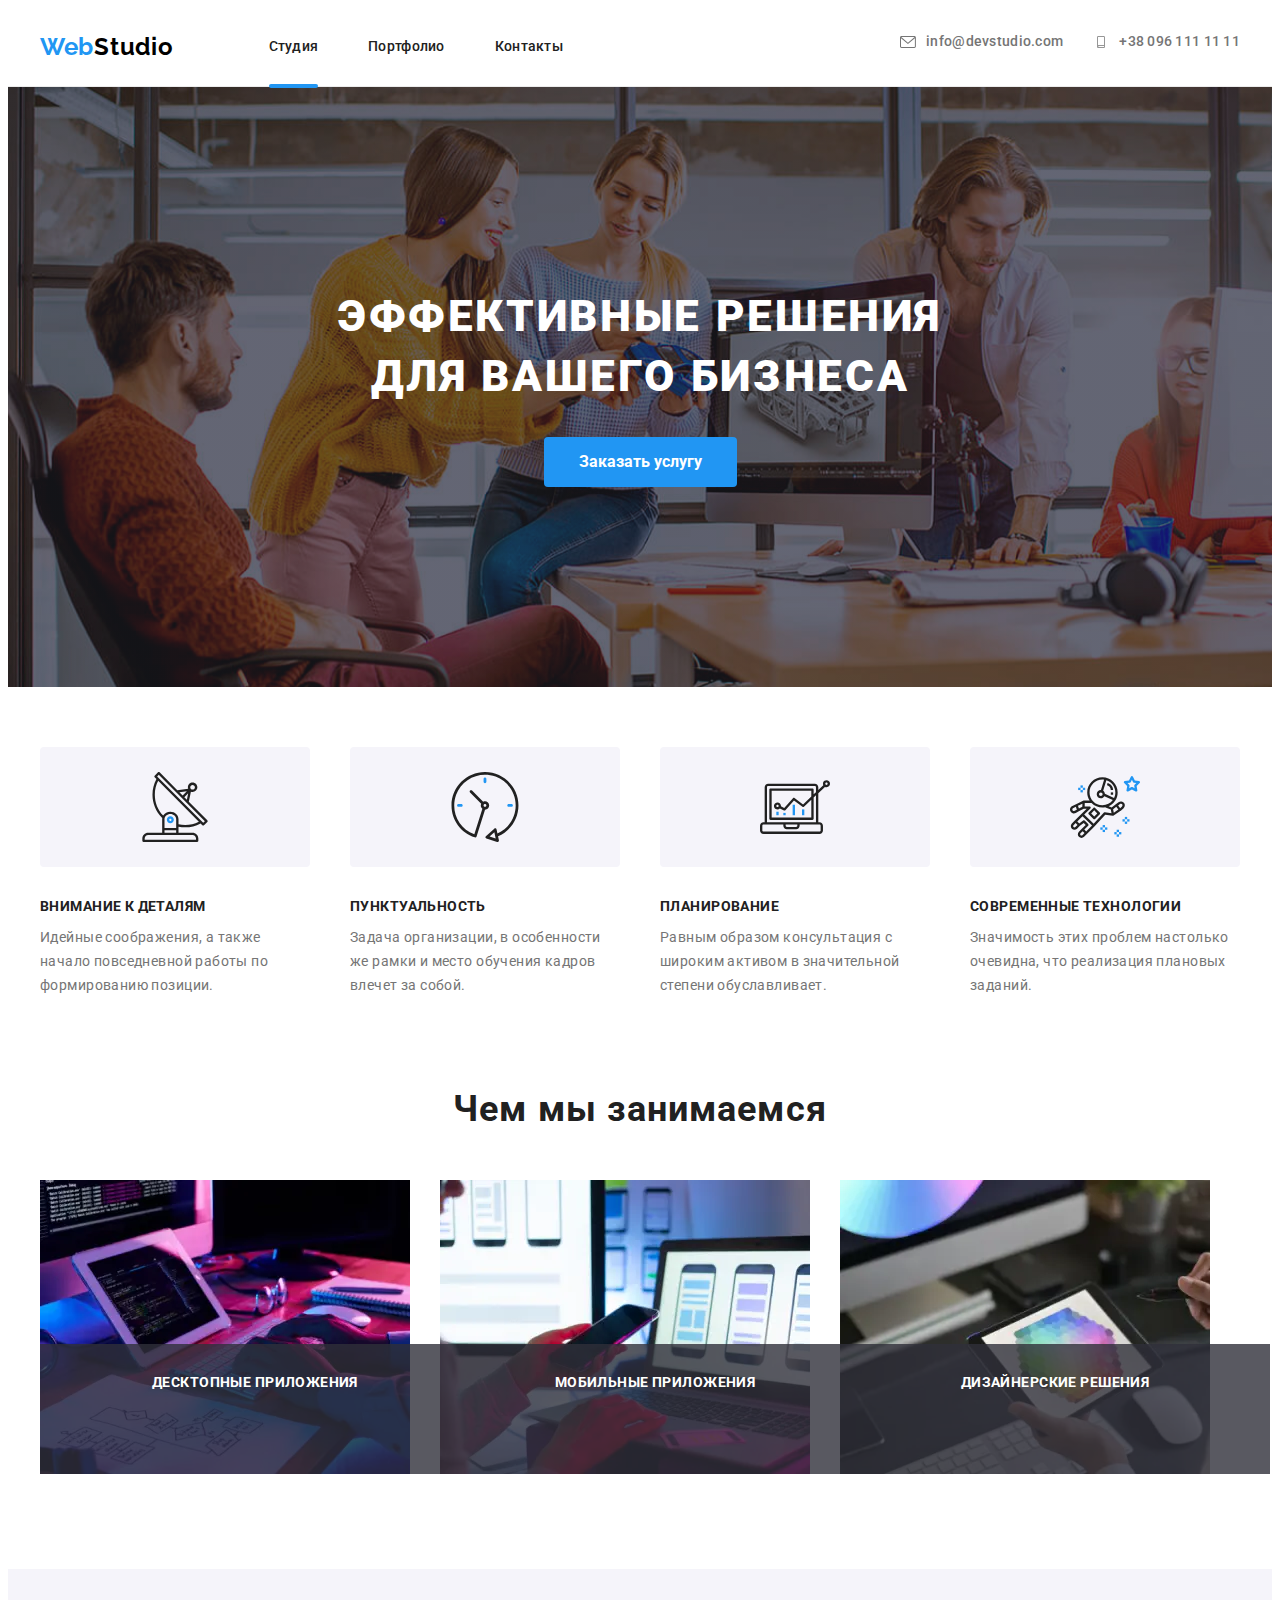
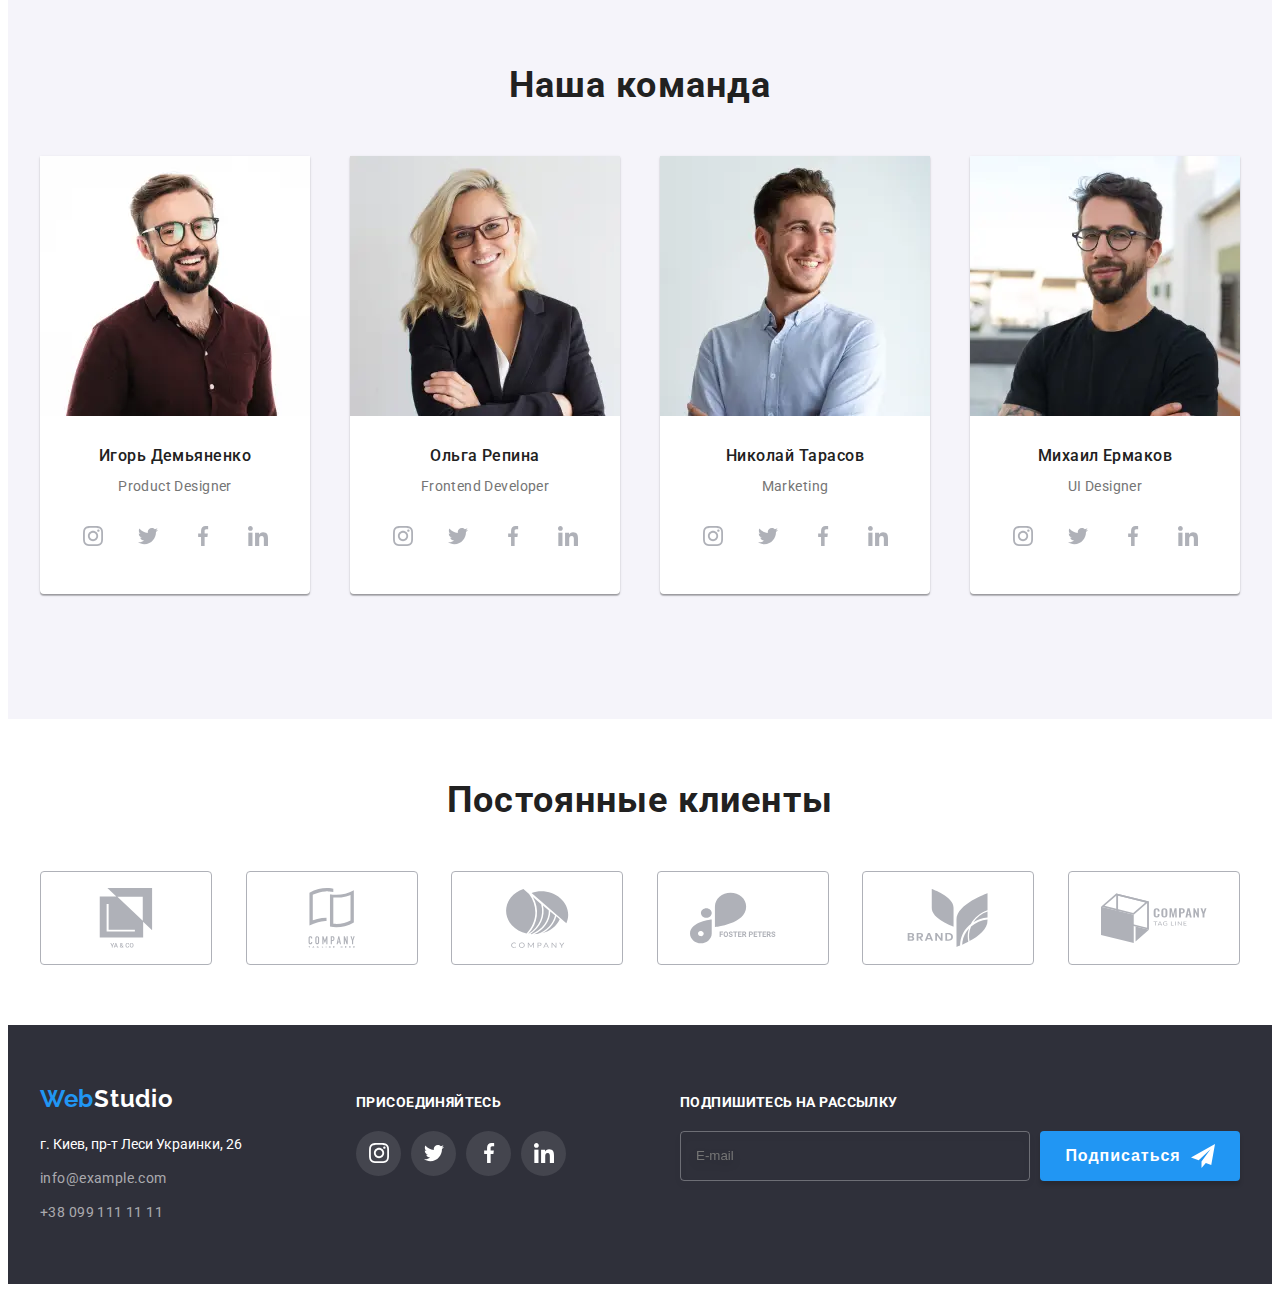
<file: index.html>
<!DOCTYPE html>
<html lang="ru">
<head>
    <meta charset="UTF-8">
    <meta http-equiv="X-UA-Compatible" content="IE=edge">
    <meta name="viewport" content="width=device-width, initial-scale=1.0">
    <link rel="preconnect" href="https://fonts.gstatic.com">
    <link href="https://fonts.googleapis.com/css2?family=Raleway:wght@700&family=Roboto:wght@400;500;700;900&display=swap" rel="stylesheet">
    <link rel="stylesheet" href="https://cdnjs.cloudflare.com/ajax/libs/modern-normalize/1.0.0/modern-normalize.min.css" integrity="sha512-ISS7cAi1PEhQ8jnbJpJZMd29NlhNj4AWYyLOSp2CE/CsHxTCu+r+t0D2yoJudVrd0/8fTVPUVDzY5Tvli75u/g==" crossorigin="anonymous" referrerpolicy="no-referrer">
    <link rel="stylesheet" href="./css/main.min.css">
    <title>Homework8</title>
</head>
<body>
    <!--Header-->
    <header class="header">
        <div class="container header__container">
        <nav class="nav">
                <a class="main-link" href="index.html" target="_blank" rel="noopener noreferrer"><span class="slice-logo">Web</span>Studio</a>
                <button type="button" class="nav__burger" data-menu-button>
                    <svg class="nav__burger__icon">
                        <use href="./image/sprite.svg#burger"></use>
                    </svg>
                </button>
                <ul class="header-nav-list list">
                    <li class="header-nav-list-item ">
                        <a class="header-nav-list-link studio-after link" href="./index.html">Студия</a>
                    </li>
                    <li class="header-nav-list-item">
                        <a class="header-nav-list-link link" href="./portfolio.html">Портфолио</a>
                    </li>
                    <li class="header-nav-list-item">
                        <a class="header-nav-list-link link" href="">Контакты</a>
                    </li>
                </ul>
        </nav>
        <ul class="header-list list">
            <li class="header-list-item">
                <a class="header-list-link link" href="mailto:info@devstudio.com">
                    <svg class="header-icon">
                        <use href="./image/sprite.svg#icon-mail"></use>
                    </svg>
                    info@devstudio.com
                </a>
            </li>
            <li class="header-list-item">
                <a class="header-list-link link" href="tel:+380961111111">
                    <svg class="header-icon">
                        <use href="./image/sprite.svg#icon-smartphone"></use>
                    </svg>
                    +38 096 111 11 11
                </a>
            </li>
        </ul>
        </div>
        <div class="mobile-menu" data-menu>
            <button class="mobile-menu__close-button" type="button" data-menu-close>
                <svg class="mobile-menu__close-button-icon">
                    <use href="./image/sprite.svg#icon-modal-close"></use>
                </svg>
            </button>
            <ul class="mobile-menu__nav-list list">
                <li class="mobile-menu__nav-item">
                    <a class="mobile-menu__nav-link link active-page-mobile" href="./index.html">Студия</a>
                </li>
                <li class="mobile-menu__nav-item">
                    <a class="mobile-menu__nav-link link" href="./portfolio.html">Портфолио</a>
                </li>
                <li class="mobile-menu__nav-item">
                    <a class="mobile-menu__nav-link link" href="#">Контакты</a>
                </li>
            </ul>
            <div>
                <ul class="mobile-menu__contacts-list list">
                    <li class="mobile-menu__contacts-item">
                        <a class="mobile-menu__contacts-tel link" href="tel:+380961111111">+38 096 111 11 11</a>
                    </li>
                    <li class="mobile-menu__contacts-item">
                        <a class="mobile-menu__contacts-link link" href="mailto:info@devstudio.com">info@devstudio.com</a>
                    </li>
                </ul>
                <ul class="mobile-menu__social-list list">
                    <li class="mobile-menu__social-item">
                        <a class="mobile-menu__social-link link" href="#">Instagram</a>
                    </li>
                    <li class="mobile-menu__social-item">
                        <a class="mobile-menu__social-link link" href="#">Twitter</a>
                    </li>
                    <li class="mobile-menu__social-item">
                        <a class="mobile-menu__social-link link" href="#">Facebook</a>
                    </li>
                    <li class="mobile-menu__social-item">
                        <a class="mobile-menu__social-link link" href="#">LinkedIn</a>
                    </li>
                </ul>
            </div>
        </div>
    </header>
    <main>
        <!--Hero section-->
        <section class="hero">
            <div class="container">
            <h1 class="hero__title">Эффективные решения для вашего бизнеса</h1>
            <button class="hero__btn" type="button" data-modal-open>Заказать услугу</button>
            </div>
        </section>
        <!--Skills section-->
        <section class="skills">
            <div class="container">
            <h2 class="visually-hidden">Навыки</h2>
            <ul class="skills-list list">
                <li class="skills-list-item">
                    <div class="container-skills">
                        <svg class="container-skills__icon">
                            <use href="./image/sprite.svg#icon-antenna-1"></use>
                        </svg>
                    </div>
                    <h3 class="skills-list-title">Внимание к деталям</h3>
                    <p class="description">Идейные соображения, а также начало повседневной работы по формированию позиции. </p>
                </li>
                <li class="skills-list-item">
                    <div class="container-skills">
                        <svg class="container-skills__icon">
                            <use href="./image/sprite.svg#icon-clock-1"></use>
                        </svg>
                    </div>
                    <h3 class="skills-list-title">Пунктуальность</h3>
                    <p class="description">Задача организации, в особенности же рамки и место обучения кадров влечет за собой.</p>
                </li>
                <li class="skills-list-item">
                    <div class="container-skills">
                        <svg class="container-skills__icon">
                            <use href="./image/sprite.svg#icon-diagram-1"></use>
                        </svg>
                    </div>
                    <h3 class="skills-list-title">Планирование</h3>
                    <p class="description">Равным образом консультация с широким активом в значительной степени обуславливает.</p>
                </li>
                <li class="skills-list-item">
                    <div class="container-skills">
                        <svg class="container-skills__icon">
                            <use href="./image/sprite.svg#icon-astronaut-1"></use>
                        </svg>
                    </div>
                    <h3 class="skills-list-title">Современные технологии</h3>
                    <p class="description">Значимость этих проблем настолько очевидна, что реализация плановых заданий.</p>
                </li>
            </ul>
            </div>
        </section>
        <!--Employment section-->
        <section class="employment">
            <div class="container">
            <h2 class="section-title">Чем мы занимаемся</h2>
            <ul class="employment-list list">
                <li class="employment-list-item">
                    <div class="conteiner-employment-list-item">
                        <picture>
                            <source
                            srcset="./image/employment/work1x1.webp 1x, ./image/employment/work1x2.webp 2x" 
                            media="(min-width: 1200px)" type="image/webp">
                            <source
                            srcset="./image/employment/work1x1.png 1x, ./image/employment/work1x2.png 2x" 
                            media="(min-width: 1200px)">
                            <img class="employment-list-img" src="./employment/work1x1.png" alt="work1">
                        </picture>
                        <p class="title-employment-img">
                            Десктопные приложения
                        </p>
                    </div>
                </li>
                <li class="employment-list-item">
                    <div class="conteiner-employment-list-item">
                        <picture>
                            <source
                            srcset="./image/employment/work2x1.webp 1x, ./image/employment/work2x2.webp 2x" 
                            media="(min-width: 1200px)" type="image/webp">
                            <source
                            srcset="./image/employment/work2x1.png 1x, ./image/employment/work2x2.png 2x" 
                            media="(min-width: 1200px)">
                            <img class="employment-list-img" src="./employment/work2x1.png" alt="work2">
                        </picture>
                        <p class="title-employment-img">
                            Мобильные приложения
                        </p>
                    </div>
                </li>
                <li class="employment-list-item">
                    <div class="conteiner-employment-list-item">
                        <picture>
                            <source
                            srcset="./image/employment/work3x1.webp 1x, ./image/employment/work3x2.webp 2x" 
                            media="(min-width: 1200px)" type="image/webp">
                            <source
                            srcset="./image/employment/work3x1.png 1x, ./image/employment/work3x2.png 2x" 
                            media="(min-width: 1200px)">
                            <img class="employment-list-img" src="./image/employment/work3x1.png" alt="work3">
                        </picture>
                        <p class="title-employment-img">
                            Дизайнерские решения
                        </p>
                    </div>
                </li>
            </ul>
            </div>
        </section>
        <!--Team section-->
        <section class="team">
            <div class="container">
            <h2 class="section-title">Наша команда</h2>
            <ul class="team-list list">
                <li class="team-list-item">
                    <picture>
                        <source
                        srcset="./image/team/participant1x1.webp 1x, ./image/team/participant1x2.webp 2x" 
                        media="(min-width: 1200px)" type="image/webp">
                        <source
                        srcset="./image/team/participant1x1.jpg 1x, ./image/team/participant1x2.jpg 2x" 
                        media="(min-width: 1200px)">
                        <source
                        srcset="./image/team/tablet-participant1x1.webp 1x, ./image/team/tablet-participant1x2.webp 2x" 
                        media="(min-width: 768px)" type="image/webp">
                        <source
                        srcset="./image/team/tablet-participant1x1.jpg 1x, ./image/team/tablet-participant1x2.jpg 2x" 
                        media="(min-width: 768px)">
                        <source
                        srcset="./image/team/mobile-participant1x1.webp 1x, ./image/team/mobile-participant1x2.webp 2x" 
                        media="(max-width: 768px)" type="image/webp">
                        <source
                        srcset="./image/team/mobile-participant1x1.jpg 1x, ./image/team/mobile-participant1x2.jpg 2x" 
                        media="(max-width: 768px)">
                        <img class="team-list-img" src="./image/team/mobile-participant1x1.jpg" alt="participant1">
                    </picture>
                    <h3 class="team-list-name">Игорь Демьяненко</h3>
                    <p class="description description-proffeshion" lang="en">Product Designer</p>
                    <div class="container-social-link">
                        <a class="social-link networks-container" href="#">
                            <svg class="social-link-icon">
                                <use href="./image/sprite.svg#icon-instagram"></use>
                            </svg>
                        </a>
                        <a class="social-link networks-container" href="#">
                            <svg class="social-link-icon">
                                <use href="./image/sprite.svg#icon-twitter"></use>
                            </svg>
                        </a>
                        <a class="social-link networks-container" href="#">
                            <svg class="social-link-icon">
                                <use href="./image/sprite.svg#icon-facebook"></use>
                            </svg>
                        </a>
                        <a networks-container class="social-link networks-container" href="#">
                            <svg class="social-link-icon">
                                <use href="./image/sprite.svg#icon-linkedin"></use>
                            </svg>
                        </a>
                    </div>
                </li>
                <li class="team-list-item">
                    <picture>
                        <source
                        srcset="./image/team/participant2x1.webp 1x, ./image/team/participant2x2.webp 2x" 
                        media="(min-width: 1200px)" type="image/webp">
                        <source
                        srcset="./image/team/participant2x1.jpg 1x, ./image/team/participant2x2.jpg 2x" 
                        media="(min-width: 1200px)">
                        <source
                        srcset="./image/team/tablet-participant2x1.webp 1x, ./image/team/tablet-participant2x2.webp 2x" 
                        media="(min-width: 768px)" type="image/webp">
                        <source
                        srcset="./image/team/tablet-participant2x1.jpg 1x, ./image/team/tablet-participant2x2.jpg 2x" 
                        media="(min-width: 768px)">
                        <source
                        srcset="./image/team/mobile-participant2x1.webp 1x, ./image/team/mobile-participant2x2.webp 2x" 
                        media="(max-width: 768px)" type="image/webp">
                        <source
                        srcset="./image/team/mobile-participant2x1.jpg 1x, ./image/team/mobile-participant2x2.jpg 2x" 
                        media="(max-width: 768px)">
                        <img class="team-list-img" src="./image/team/mobile-participant2x1.jpg" alt="participant2">
                    </picture>
                    <h3 class="team-list-name">Ольга Репина</h3>
                    <p class="description description-proffeshion" lang="en">Frontend Developer</p>
                    <div class="container-social-link">
                        <a class="social-link link networks-container" href="#">
                            <svg class="social-link-icon">
                                <use href="./image/sprite.svg#icon-instagram"></use>
                            </svg>
                        </a>
                        <a class="social-link link networks-container" href="#">
                            <svg class="social-link-icon">
                                <use href="./image/sprite.svg#icon-twitter"></use>
                            </svg>
                        </a>
                        <a class="social-link link networks-container" href="#">
                            <svg class="social-link-icon">
                                <use href="./image/sprite.svg#icon-facebook"></use>
                            </svg>
                        </a>
                        <a class="social-link link networks-container" href="#">
                            <svg class="social-link-icon">
                                <use href="./image/sprite.svg#icon-linkedin"></use>
                            </svg>
                        </a>
                    </div>
                </li>
                <li class="team-list-item">
                    <picture>
                        <source
                        srcset="./image/team/participant3x1.webp 1x, ./image/team/participant3x2.webp 2x" 
                        media="(min-width: 1200px)" type="image/webp">
                        <source
                        srcset="./image/team/participant3x1.jpg 1x, ./image/team/participant3x2.jpg 2x" 
                        media="(min-width: 1200px)">
                        <source
                        srcset="./image/team/tablet-participant3x1.webp 1x, ./image/team/tablet-participant3x2.webp 2x" 
                        media="(min-width: 768px)" type="image/webp">
                        <source
                        srcset="./image/team/tablet-participant3x1.jpg 1x, ./image/team/tablet-participant3x2.jpg 2x" 
                        media="(min-width: 768px)">
                        <source
                        srcset="./image/team/mobile-participant3x1.webp 1x, ./image/team/mobile-participant3x2.webp 2x" 
                        media="(max-width: 768px)" type="image/webp">
                        <source
                        srcset="./image/team/mobile-participant3x1.jpg 1x, ./image/team/mobile-participant3x2.jpg 2x" 
                        media="(max-width: 768px)">
                        <img class="team-list-img" src="./image/team/mobile-participant3x1.jpg" alt="participant3">
                    </picture>
                    <h3 class="team-list-name">Николай Тарасов</h3>
                    <p class="description description-proffeshion" lang="en">Marketing</p>
                    <div class="container-social-link">
                        <a class="social-link link networks-container" href="#">
                            <svg class="social-link-icon">
                                <use href="./image/sprite.svg#icon-instagram"></use>
                            </svg>
                        </a>
                        <a class="social-link link networks-container" href="#">
                            <svg class="social-link-icon">
                                <use href="./image/sprite.svg#icon-twitter"></use>
                            </svg>
                        </a>
                        <a class="social-link link networks-container" href="#">
                            <svg class="social-link-icon">
                                <use href="./image/sprite.svg#icon-facebook"></use>
                            </svg>
                        </a>
                        <a class="social-link link networks-container" href="#">
                            <svg class="social-link-icon">
                                <use href="./image/sprite.svg#icon-linkedin"></use>
                            </svg>
                        </a>
                    </div>
                </li>
                <li class="team-list-item">
                    <picture>
                        <source
                        srcset="./image/team/participant4x1.webp 1x, ./image/team/participant4x2.webp 2x" 
                        media="(min-width: 1200px)" type="image/webp">
                        <source
                        srcset="./image/team/participant4x1.jpg 1x, ./image/team/participant4x2.jpg 2x" 
                        media="(min-width: 1200px)">
                        <source
                        srcset="./image/team/tablet-participant4x1.webp 1x, ./image/team/tablet-participant4x2.webp 2x" 
                        media="(min-width: 768px)" type="image/webp">
                        <source
                        srcset="./image/team/tablet-participant4x1.jpg 1x, ./image/team/tablet-participant4x2.jpg 2x" 
                        media="(min-width: 768px)">
                        <source
                        srcset="./image/team/mobile-participant4x1.webp 1x, ./image/team/mobile-participant4x2.webp 2x" 
                        media="(max-width: 768px)" type="image/webp">
                        <source
                        srcset="./image/team/mobile-participant4x1.jpg 1x, ./image/team/mobile-participant4x2.jpg 2x" 
                        media="(max-width: 768px)">
                        <img class="team-list-img" src="./image/team/mobile-participant4x1.jpg" alt="participant4">
                    </picture>
                    <h3 class="team-list-name">Михаил Ермаков</h3>
                    <p class="description description-proffeshion" lang="en">UI Designer</p>
                    <div class="container-social-link">
                        <a class="social-link link networks-container" href="#">
                            <svg class="social-link-icon">
                                <use href="./image/sprite.svg#icon-instagram"></use>
                            </svg>
                        </a>
                        <a class="social-link link networks-container" href="#">
                            <svg class="social-link-icon">
                                <use href="./image/sprite.svg#icon-twitter"></use>
                            </svg>
                        </a>
                        <a class="social-link link networks-container" href="#">
                            <svg class="social-link-icon">
                                <use href="./image/sprite.svg#icon-facebook"></use>
                            </svg>
                        </a>
                        <a class="social-link link networks-container" href="#">
                            <svg class="social-link-icon">
                                <use href="./image/sprite.svg#icon-linkedin"></use>
                            </svg>
                        </a>
                    </div>
                </li>
            </ul>
            </div>
        </section>
        <!--Regular costumers section-->
        <section class="costumers">
            <div class="container">
            <h2 class="section-title">Постоянные клиенты</h2>
            <ul class="customers-list list">
                <li class="customers-list-item">
                    <a class="company-container link" href="#">
                        <svg class="company-icon-svg">
                            <use href="./image/sprite.svg#icon-company-1"></use>
                        </svg>
                    </a>
                </li>
                <li class="customers-list-item">
                    <a class="company-container link" href="#">
                        <svg class="company-icon-svg">
                            <use href="./image/sprite.svg#icon-company-2"></use>
                        </svg>
                    </a>
                </li>
                <li class="customers-list-item">
                    <a class="company-container link" href="#">
                        <svg class="company-icon-svg">
                            <use href="./image/sprite.svg#icon-company-3"></use>
                        </svg>
                    </a>
                </li>
                <li class="customers-list-item">
                    <a class="company-container link" href="#">
                        <svg class="company-icon-svg">
                            <use href="./image/sprite.svg#icon-company-4"></use>
                        </svg>
                    </a>
                </li>
                <li class="customers-list-item">
                    <a class="company-container link" href="#">
                        <svg class="company-icon-svg">
                            <use href="./image/sprite.svg#icon-company-5"></use>
                        </svg>
                    </a>
                </li>
                <li class="customers-list-item">
                    <a class="company-container link" href="#">
                        <svg class="company-icon-svg">
                            <use href="./image/sprite.svg#icon-company-6"></use>
                        </svg>
                    </a>
                </li>
            </ul>
            </div>
        </section>
    </main>
    <!--Footer-->
    <footer class="footer">
            <div class="container footer-container">
                <div class="contact-inform">
                <h2 class="visually-hidden">Контакты</h2>
                <a class="main-link footer-main-link" href="index.html" target="_blank" rel="noopener noreferrer"><span class="slice-logo">Web</span><span class="second-slice">Studio</span></a>
                <address class="address">
                    <ul class="address-list list">
                        <li class="address-list-item">
                            <a class="address-list-map link" href="https://goo.gl/maps/zjP7LFx5Mfz4ZJ1J9" target="_blank" rel="noopener noreferrer">г. Киев, пр-т Леси Украинки, 26</a>
                        </li>
                        <li class="address-list-item">
                            <a class="address-list-contact link" href="mailto:info@example.com">info@example.com</a>
                        </li>
                        <li class="address-list-item">
                            <a class="address-list-contact link" href="tel:+380991111111">+38 099 111 11 11</a>
                        </li>
                    </ul>
                </address>
                </div>
                <div class="contact-social-networks">
                    <p class="title-social-networks">присоединяйтесь</p>
                        <div class="container-footer-social-networks">
                        <a class="footer-social-networks networks-container link" href="#">
                            <svg class="footer-social-networks-icon">
                                <use href="./image/sprite.svg#icon-instagram"></use>
                            </svg>
                        </a>
                        <a class="footer-social-networks networks-container link" href="#">
                            <svg class="footer-social-networks-icon">
                                <use href="./image/sprite.svg#icon-twitter"></use>
                            </svg>
                        </a>
                        <a class="footer-social-networks networks-container link" href="#">
                            <svg class="footer-social-networks-icon">
                                <use href="./image/sprite.svg#icon-facebook"></use>
                            </svg>
                        </a>
                        <a class="footer-social-networks networks-container link" href="#">
                            <svg class="footer-social-networks-icon">
                                <use href="./image/sprite.svg#icon-linkedin"></use>
                            </svg>
                        </a>
                    </div>
                </div>
                <div class="footer-subscribe-form">
                    <p class="title-social-networks">Подпишитесь на рассылку</p>
                    <form class="fotter-form" method="GET">
                        <input class="fotter-modal-mail" name="user-email" type="email" placeholder="E-mail">
                        <button type="submit" class="form-btn">Подписаться
                            <svg class="form-btn-icon">
                                <use href="./image/sprite.svg#icon-fotter-btn"></use>
                            </svg>
                        </button>
                    </form>
                </div>
            </div>       
    </footer>
    <!--Modal window-->
        <div class="backdrop is-hidden" data-modal>
        <div class="modal-window">
            <button type="button" class="close-btn" data-modal-close>
                <svg class="close-icon">
                    <use href="./image/sprite.svg#icon-modal-close"></use>
                </svg>
            </button>
            <form action="#" class="modal-form">
                <p class="modal-tittle">Оставьте свои данные, мы вам перезвоним</p>
                <label class="modal-form-field">
                    Имя
                    <span class="container-icon">
                        <input name="user-name" type="text" class="modal-form-input" minlength="2" required placeholder="Andrii">
                        <svg class="input-icon">
                            <use href="./image/sprite.svg#icon-modal-name"></use>
                        </svg>
                    </span>
                </label>
                <label class="modal-form-field">
                    Телефон
                    <span class="container-icon">
                        <input name="user-phone" type="tel" class="modal-form-input"
                        pattern="[0-9]{3}-[0-9]{3}-[0-9]{2}-[0-9]{2}" title="067-111-11-11" required placeholder="067-111-11-11">
                        <svg class="input-icon">
                            <use href="./image/sprite.svg#icon-modal-phone"></use>
                        </svg>
                    </span>
                </label>
                <label class="modal-form-field">
                    Почта
                    <span class="container-icon">
                        <input name="user-email" type="email" class="modal-form-input" required placeholder="test@gmail.com">
                        <svg class="input-icon">
                            <use href="./image/sprite.svg#icon-modal-email"></use>
                        </svg>
                    </span>
                </label>
                <label class="modal-form-field">
                    Комментарий
                    <textarea class="modal-form-message" name="user-message"  placeholder="Введите текст"></textarea>
                </label>
                <input name="checkbox-policy" type="checkbox" class="modal-form-checkbox visually-hidden"  id="checkbox-policy" required>
                <label class="modal-form-checkbox-policy" for="checkbox-policy" >Соглашаюсь с рассылкой и принимаю <a class="modal-form-policy-link" href="#">Условия договора</a></label>
                <button type="submit" class="modal-form-btn">Отправить</button>
            </form>
        </div>
    </div>
    <script src="./js/modal.js"></script>
    <script src="./js/mobile-menu.js"></script>
</body>
</html>
</file>
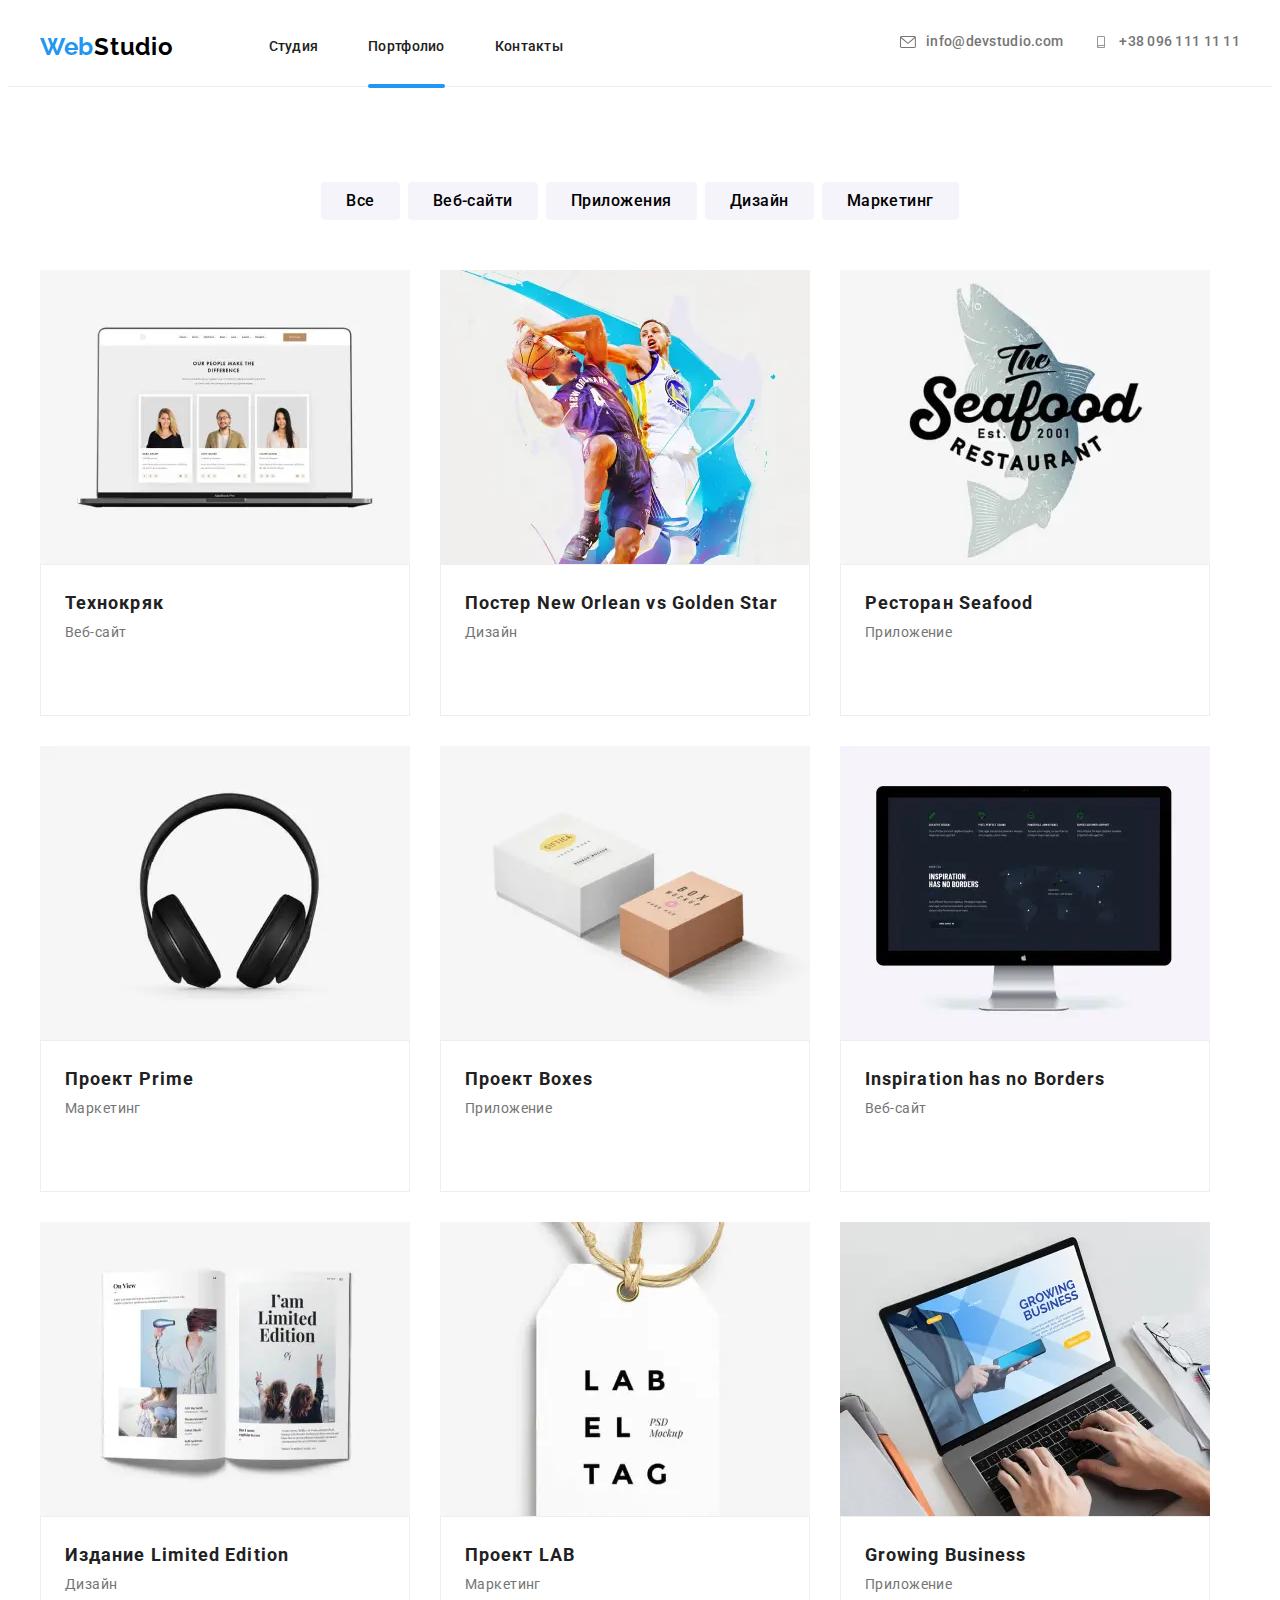
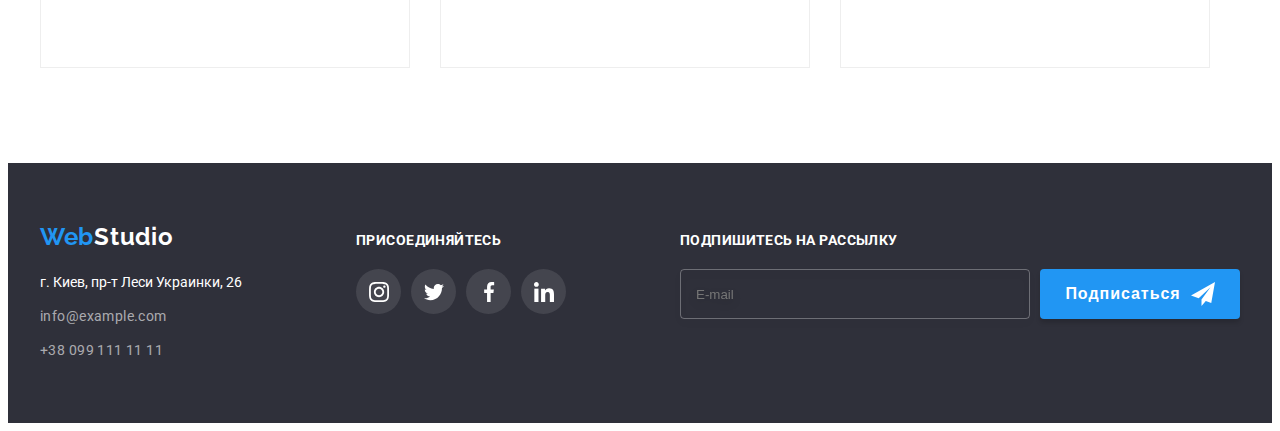
<file: portfolio.html>
<!DOCTYPE html>
<html lang="en">
<head>
    <meta charset="UTF-8">
    <meta http-equiv="X-UA-Compatible" content="IE=edge">
    <meta name="viewport" content="width=device-width, initial-scale=1.0">
    <link rel="preconnect" href="https://fonts.gstatic.com">
    <link href="https://fonts.googleapis.com/css2?family=Raleway:wght@700&family=Roboto:wght@400;500;700;900&display=swap" rel="stylesheet">
    <link rel="stylesheet" href="https://cdnjs.cloudflare.com/ajax/libs/modern-normalize/1.0.0/modern-normalize.min.css" integrity="sha512-ISS7cAi1PEhQ8jnbJpJZMd29NlhNj4AWYyLOSp2CE/CsHxTCu+r+t0D2yoJudVrd0/8fTVPUVDzY5Tvli75u/g==" crossorigin="anonymous" referrerpolicy="no-referrer">
    <link rel="stylesheet" href="./css/main.min.css">
    <title>Portfolio</title>
</head>
<body>
    <header class="header">
        <div class="container header__container">
        <nav class="nav">
                <a class="main-link" href="index.html" target="_blank" rel="noopener noreferrer"><span class="slice-logo">Web</span>Studio</a>
                <button type="button" class="nav__burger" data-menu-button>
                    <svg class="nav__burger__icon">
                        <use href="./image/sprite.svg#burger"></use>
                    </svg>
                </button>
                <ul class="header-nav-list list">
                    <li class="header-nav-list-item ">
                        <a class="header-nav-list-link link" href="./index.html">Студия</a>
                    </li>
                    <li class="header-nav-list-item">
                        <a class="header-nav-list-link studio-after link" href="./portfolio.html">Портфолио</a>
                    </li>
                    <li class="header-nav-list-item">
                        <a class="header-nav-list-link link" href="">Контакты</a>
                    </li>
                </ul>
        </nav>
        <ul class="header-list list">
            <li class="header-list-item">
                <a class="header-list-link link" href="mailto:info@devstudio.com">
                    <svg class="header-icon">
                        <use href="./image/sprite.svg#icon-mail"></use>
                    </svg>
                    info@devstudio.com
                </a>
            </li>
            <li class="header-list-item">
                <a class="header-list-link link" href="tel:+380961111111">
                    <svg class="header-icon">
                        <use href="./image/sprite.svg#icon-smartphone"></use>
                    </svg>
                    +38 096 111 11 11
                </a>
            </li>
        </ul>
        </div>
        <div class="mobile-menu" data-menu>
            <button class="mobile-menu__close-button" type="button" data-menu-close>
                <svg class="mobile-menu__close-button-icon">
                    <use href="./image/sprite.svg#icon-modal-close"></use>
                </svg>
            </button>
            <ul class="mobile-menu__nav-list list">
                <li class="mobile-menu__nav-item">
                    <a class="mobile-menu__nav-link link active-page-mobile" href="./index.html">Студия</a>
                </li>
                <li class="mobile-menu__nav-item">
                    <a class="mobile-menu__nav-link link" href="./portfolio.html">Портфолио</a>
                </li>
                <li class="mobile-menu__nav-item">
                    <a class="mobile-menu__nav-link link" href="#">Контакты</a>
                </li>
            </ul>
            <div>
                <ul class="mobile-menu__contacts-list list">
                    <li class="mobile-menu__contacts-item">
                        <a class="mobile-menu__contacts-tel link" href="tel:+380961111111">+38 096 111 11 11</a>
                    </li>
                    <li class="mobile-menu__contacts-item">
                        <a class="mobile-menu__contacts-link link" href="mailto:info@devstudio.com">info@devstudio.com</a>
                    </li>
                </ul>
                <ul class="mobile-menu__social-list list">
                    <li class="mobile-menu__social-item">
                        <a class="mobile-menu__social-link link" href="#">Instagram</a>
                    </li>
                    <li class="mobile-menu__social-item">
                        <a class="mobile-menu__social-link link" href="#">Twitter</a>
                    </li>
                    <li class="mobile-menu__social-item">
                        <a class="mobile-menu__social-link link" href="#">Facebook</a>
                    </li>
                    <li class="mobile-menu__social-item">
                        <a class="mobile-menu__social-link link" href="#">LinkedIn</a>
                    </li>
                </ul>
            </div>
        </div>
    </header>
    <main>
        <!--Portfolio-->
        <section class="sitebar-portfolio">
            <div class="container">
            <!--Sitebar-->
            <ul class="sitebar-list list">
                <li class="sitebar-list-item">
                    <button class="sitebar-list-btn" type="button">Все</button>
                </li>
                <li class="sitebar-list-item">
                    <button class="sitebar-list-btn" type="button">Веб-сайти</button>
                </li>
                <li class="sitebar-list-item">
                    <button class="sitebar-list-btn" type="button">Приложения</button>
                </li>
                <li class="sitebar-list-item">
                    <button class="sitebar-list-btn" type="button">Дизайн</button>
                </li>
                <li class="sitebar-list-item">
                    <button class="sitebar-list-btn" type="button">Маркетинг</button>
                </li>
            </ul>
        <!--Posters-->
            <ul class="siteposters-list list">
                <li class="siteposters-list-item">
                    <a class="siteposters-link link" href="#">
                        <div class="container-overlay">
                            <picture>
                                <source
                                srcset="./image/posters/poster1x1.webp 1x, ./image/posters/poster1x2.webp 2x" 
                                media="(min-width: 1200px)" type="image/webp">
                                <source
                                srcset="./image/posters/poster1x1.jpg 1x, ./image/posters/poster1x2.jpg 2x" 
                                media="(min-width: 1200px)">
                                <source
                                srcset="./image/posters/tablet-poster1x1.webp 1x, ./image/posters/tablet-poster1x2.webp 2x" 
                                media="(min-width: 768px)" type="image/webp">
                                <source
                                srcset="./image/posters/tablet-poster1x1.jpg 1x, ./image/posters/tablet-poster1x2.jpg 2x" 
                                media="(min-width: 768px)">
                                <source
                                srcset="./image/posters/mobile-poster1x1.webp 1x, ./image/posters/mobile-poster1x2.webp 2x" 
                                media="(max-width: 768px)" type="image/webp">
                                <source
                                srcset="./image/posters/mobile-poster1x1.jpg 1x, ./image/posters/mobile-poster1x2.jpg 2x" 
                                media="(max-width: 768px)">
                                <img class="siteposters-list-img" src="./image/posters/mobile-poster1x1.jpg" alt="sidebar-foto">
                            </picture>
                            <p class="description-siteposters">Технокряк это современная площадка распространения коронавируса. Компании используют эту платформу для цифрового шпионажа и атак на защищённые сервера конкурентов.</p>
                        </div>
                    <div class="siteposters-container-description">
                    <h3 class="siteposters-title">Технокряк</h3>
                    <p class="description">Веб-сайт</p>
                    </div>
                    </a>
                </li>
                <li class="siteposters-list-item">
                    <a class="siteposters-link link" href="#">
                        <div class="container-overlay">
                            <picture>
                                <source
                                srcset="./image/posters/poster2x1.webp 1x, ./image/posters/poster2x2.webp 2x" 
                                media="(min-width: 1200px)" type="image/webp">
                                <source
                                srcset="./image/posters/poster2x1.jpg 1x, ./image/posters/poster2x2.jpg 2x" 
                                media="(min-width: 1200px)">
                                <source
                                srcset="./image/posters/tablet-poster2x1.webp 1x, ./image/posters/tablet-poster2x2.webp 2x" 
                                media="(min-width: 768px)" type="image/webp">
                                <source
                                srcset="./image/posters/tablet-poster2x1.jpg 1x, ./image/posters/tablet-poster2x2.jpg 2x" 
                                media="(min-width: 768px)">
                                <source
                                srcset="./image/posters/mobile-poster2x1.webp 1x, ./image/posters/mobile-poster2x2.webp 2x" 
                                media="(max-width: 768px)" type="image/webp">
                                <source
                                srcset="./image/posters/mobile-poster2x1.jpg 1x, ./image/posters/mobile-poster2x2.jpg 2x" 
                                media="(max-width: 768px)">
                                <img class="siteposters-list-img" src="./image/posters/mobile-poster2x1.jpg" alt="sidebar-foto">
                            </picture>
                            <p class="description-siteposters">Технокряк это современная площадка распространения коронавируса. Компании используют эту платформу для цифрового шпионажа и атак на защищённые сервера конкурентов.</p>
                        </div>
                        <div class="siteposters-container-description">
                        <h3 class="siteposters-title">Постер New Orlean vs Golden Star</h3>
                        <p class="description">Дизайн</p>             
                        </div>
                    </a>
                </li>
                <li class="siteposters-list-item">
                    <a class="siteposters-link link" href="#">
                        <div class="container-overlay">
                            <picture>
                            <source
                                srcset="./image/posters/poster3x1.webp 1x, ./image/posters/poster3x2.webp 2x" 
                                media="(min-width: 1200px)" type="image/webp">
                                <source
                                srcset="./image/posters/poster3x1.jpg 1x, ./image/posters/poster3x2.jpg 2x" 
                                media="(min-width: 1200px)">
                                <source
                                srcset="./image/posters/tablet-poster3x1.webp 1x, ./image/posters/tablet-poster3x2.webp 2x" 
                                media="(min-width: 768px)" type="image/webp">
                                <source
                                srcset="./image/posters/tablet-poster3x1.jpg 1x, ./image/posters/tablet-poster3x2.jpg 2x" 
                                media="(min-width: 768px)">
                                <source
                                srcset="./image/posters/mobile-poster3x1.webp 1x, ./image/posters/mobile-poster3x2.webp 2x" 
                                media="(max-width: 768px)" type="image/webp">
                                <source
                                srcset="./image/posters/mobile-poster3x1.jpg 1x, ./image/posters/mobile-poster3x2.jpg 2x" 
                                media="(max-width: 768px)">
                                <img class="siteposters-list-img" src="./image/posters/mobile-poster3x1.jpg" alt="sidebar-foto">
                            </picture>
                            <p class="description-siteposters">Технокряк это современная площадка распространения коронавируса. Компании используют эту платформу для цифрового шпионажа и атак на защищённые сервера конкурентов.</p>
                        </div>
                        <div class="siteposters-container-description">
                        <h3 class="siteposters-title">Ресторан Seafood</h3>
                        <p class="description">Приложение</p>
                        </div>
                    </a>
                </li>
                <li class="siteposters-list-item">
                    <a class="siteposters-link link" href="#">
                        <div class="container-overlay">
                            <picture>
                            <source
                                srcset="./image/posters/poster4x1.webp 1x, ./image/posters/poster4x2.webp 2x" 
                                media="(min-width: 1200px)" type="image/webp">
                                <source
                                srcset="./image/posters/poster4x1.jpg 1x, ./image/posters/poster4x2.jpg 2x" 
                                media="(min-width: 1200px)">
                                <source
                                srcset="./image/posters/tablet-poster4x1.webp 1x, ./image/posters/tablet-poster4x2.webp 2x" 
                                media="(min-width: 768px)" type="image/webp">
                                <source
                                srcset="./image/posters/tablet-poster4x1.jpg 1x, ./image/posters/tablet-poster4x2.jpg 2x" 
                                media="(min-width: 768px)">
                                <source
                                srcset="./image/posters/mobile-poster4x1.webp 1x, ./image/posters/mobile-poster4x2.webp 2x" 
                                media="(max-width: 768px)" type="image/webp">
                                <source
                                srcset="./image/posters/mobile-poster4x1.jpg 1x, ./image/posters/mobile-poster4x2.jpg 2x" 
                                media="(max-width: 768px)">
                                <img class="siteposters-list-img" src="./image/posters/mobile-poster4x1.jpg" alt="sidebar-foto">
                            </picture>
                            <p class="description-siteposters">Технокряк это современная площадка распространения коронавируса. Компании используют эту платформу для цифрового шпионажа и атак на защищённые сервера конкурентов.</p>
                        </div>
                        <div class="siteposters-container-description">
                        <h3 class="siteposters-title">Проект Prime</h3>
                        <p class="description">Маркетинг</p>
                        </div>
                    </a>
                </li>
                <li class="siteposters-list-item">
                    <a class="siteposters-link link" href="#">
                        <div class="container-overlay">
                            <picture>
                            <source
                                srcset="./image/posters/poster5x1.webp 1x, ./image/posters/poster5x2.webp 2x" 
                                media="(min-width: 1200px)" type="image/webp">
                                <source
                                srcset="./image/posters/poster5x1.jpg 1x, ./image/posters/poster5x2.jpg 2x" 
                                media="(min-width: 1200px)">
                                <source
                                srcset="./image/posters/tablet-poster5x1.webp 1x, ./image/posters/tablet-poster5x2.webp 2x" 
                                media="(min-width: 768px)" type="image/webp">
                                <source
                                srcset="./image/posters/tablet-poster5x1.jpg 1x, ./image/posters/tablet-poster5x2.jpg 2x" 
                                media="(min-width: 768px)">
                                <source
                                srcset="./image/posters/mobile-poster5x1.webp 1x, ./image/posters/mobile-poster5x2.webp 2x" 
                                media="(max-width: 768px)" type="image/webp">
                                <source
                                srcset="./image/posters/mobile-poster5x1.jpg 1x, ./image/posters/mobile-poster5x2.jpg 2x" 
                                media="(max-width: 768px)">
                                <img class="siteposters-list-img" src="./image/posters/mobile-poster5x1.jpg" alt="sidebar-foto">
                            </picture>
                            <p class="description-siteposters">Технокряк это современная площадка распространения коронавируса. Компании используют эту платформу для цифрового шпионажа и атак на защищённые сервера конкурентов.</p>
                        </div>
                        <div class="siteposters-container-description">
                        <h3 class="siteposters-title">Проект Boxes</h3>
                        <p class="description">Приложение</p>
                        </div>
                    </a>
                </li>
                <li class="siteposters-list-item">
                    <a class="siteposters-link link" href="#">
                        <div class="container-overlay">
                            <picture>
                            <source
                                srcset="./image/posters/poster6x1.webp 1x, ./image/posters/poster6x2.webp 2x" 
                                media="(min-width: 1200px)" type="image/webp">
                                <source
                                srcset="./image/posters/poster6x1.jpg 1x, ./image/posters/poster6x2.jpg 2x" 
                                media="(min-width: 1200px)">
                                <source
                                srcset="./image/posters/tablet-poster6x1.webp 1x, ./image/posters/tablet-poster6x2.webp 2x" 
                                media="(min-width: 768px)" type="image/webp">
                                <source
                                srcset="./image/posters/tablet-poster6x1.jpg 1x, ./image/posters/tablet-poster6x2.jpg 2x" 
                                media="(min-width: 768px)">
                                <source
                                srcset="./image/posters/mobile-poster6x1.webp 1x, ./image/posters/mobile-poster6x2.webp 2x" 
                                media="(max-width: 768px)" type="image/webp">
                                <source
                                srcset="./image/posters/mobile-poster6x1.jpg 1x, ./image/posters/mobile-poster6x2.jpg 2x" 
                                media="(max-width: 768px)">
                                <img class="siteposters-list-img" src="./image/posters/mobile-poster6x1.jpg" alt="sidebar-foto">
                            </picture>
                            <p class="description-siteposters">Технокряк это современная площадка распространения коронавируса. Компании используют эту платформу для цифрового шпионажа и атак на защищённые сервера конкурентов.</p>
                        </div>
                        <div class="siteposters-container-description">
                        <h3 class="siteposters-title">Inspiration has no Borders</h3>
                        <p class="description">Веб-сайт</p>
                        </div>
                    </a>
                </li>
                <li class="siteposters-list-item">
                    <a class="siteposters-link link" href="#">
                        <div class="container-overlay">
                            <picture>
                            <source
                                srcset="./image/posters/poster7x1.webp 1x, ./image/posters/poster7x2.webp 2x" 
                                media="(min-width: 1200px)" type="image/webp">
                                <source
                                srcset="./image/posters/poster7x1.jpg 1x, ./image/posters/poster7x2.jpg 2x" 
                                media="(min-width: 1200px)">
                                <source
                                srcset="./image/posters/tablet-poster7x1.webp 1x, ./image/posters/tablet-poster7x2.webp 2x" 
                                media="(min-width: 768px)" type="image/webp">
                                <source
                                srcset="./image/posters/tablet-poster7x1.jpg 1x, ./image/posters/tablet-poster7x2.jpg 2x" 
                                media="(min-width: 768px)">
                                <source
                                srcset="./image/posters/mobile-poster7x1.webp 1x, ./image/posters/mobile-poster7x2.webp 2x" 
                                media="(max-width: 768px)" type="image/webp">
                                <source
                                srcset="./image/posters/mobile-poster7x1.jpg 1x, ./image/posters/mobile-poster7x2.jpg 2x" 
                                media="(max-width: 768px)">
                                <img class="siteposters-list-img" src="./image/posters/mobile-poster7x1.jpg" alt="sidebar-foto">
                            </picture>
                            <p class="description-siteposters">Технокряк это современная площадка распространения коронавируса. Компании используют эту платформу для цифрового шпионажа и атак на защищённые сервера конкурентов.</p>
                        </div>
                        <div class="siteposters-container-description">
                        <h3 class="siteposters-title">Издание Limited Edition</h3>
                        <p class="description">Дизайн</p>
                        </div>
                    </a>
                </li>
                <li class="siteposters-list-item">
                    <a class="siteposters-link link" href="#">
                        <div class="container-overlay">
                            <picture>
                            <source
                                srcset="./image/posters/poster8x1.webp 1x, ./image/posters/poster8x2.webp 2x" 
                                media="(min-width: 1200px)" type="image/webp">
                                <source
                                srcset="./image/posters/poster8x1.jpg 1x, ./image/posters/poster8x2.jpg 2x" 
                                media="(min-width: 1200px)">
                                <source
                                srcset="./image/posters/tablet-poster8x1.webp 1x, ./image/posters/tablet-poster8x2.webp 2x" 
                                media="(min-width: 768px)" type="image/webp">
                                <source
                                srcset="./image/posters/tablet-poster8x1.jpg 1x, ./image/posters/tablet-poster8x2.jpg 2x" 
                                media="(min-width: 768px)">
                                <source
                                srcset="./image/posters/mobile-poster8x1.webp 1x, ./image/posters/mobile-poster8x2.webp 2x" 
                                media="(max-width: 768px)" type="image/webp">
                                <source
                                srcset="./image/posters/mobile-poster8x1.jpg 1x, ./image/posters/mobile-poster8x2.jpg 2x" 
                                media="(max-width: 768px)">
                                <img class="siteposters-list-img" src="./image/posters/mobile-poster8x1.jpg" alt="sidebar-foto">
                            </picture>
                            <p class="description-siteposters">Технокряк это современная площадка распространения коронавируса. Компании используют эту платформу для цифрового шпионажа и атак на защищённые сервера конкурентов.</p>
                        </div>
                        <div class="siteposters-container-description">
                        <h3 class="siteposters-title">Проект LAB</h3>
                        <p class="description">Маркетинг</p>
                        </div>
                    </a>
                </li>
                <li class="siteposters-list-item">
                    <a class="siteposters-link link" href="#">
                        <div class="container-overlay">
                            <picture>
                            <source
                                srcset="./image/posters/poster9x1.webp 1x, ./image/posters/poster9x2.webp 2x" 
                                media="(min-width: 1200px)" type="image/webp">
                                <source
                                srcset="./image/posters/poster9x1.jpg 1x, ./image/posters/poster9x2.jpg 2x" 
                                media="(min-width: 1200px)">
                                <source
                                srcset="./image/posters/tablet-poster9x1.webp 1x, ./image/posters/tablet-poster9x2.webp 2x" 
                                media="(min-width: 768px)" type="image/webp">
                                <source
                                srcset="./image/posters/tablet-poster9x1.jpg 1x, ./image/posters/tablet-poster9x2.jpg 2x" 
                                media="(min-width: 768px)">
                                <source
                                srcset="./image/posters/mobile-poster9x1.webp 1x, ./image/posters/mobile-poster9x2.webp 2x" 
                                media="(max-width: 768px)" type="image/webp">
                                <source
                                srcset="./image/posters/mobile-poster9x1.jpg 1x, ./image/posters/mobile-poster9x2.jpg 2x" 
                                media="(max-width: 768px)">
                                <img class="siteposters-list-img" src="./image/posters/mobile-poster9x1.jpg" alt="sidebar-foto">
                            </picture>
                            <p class="description-siteposters">Технокряк это современная площадка распространения коронавируса. Компании используют эту платформу для цифрового шпионажа и атак на защищённые сервера конкурентов.</p>
                        </div>
                        <div class="siteposters-container-description">
                        <h3 class="siteposters-title">Growing Business</h3>
                        <p class="description description-posters">Приложение</p>
                        </div>
                    </a>
                </li>
            </ul>
            </div>
        </section>
    </main>
    <footer class="footer">
        <div class="container footer-container">
            <div class="contact-inform">
            <h2 class="visually-hidden">Контакты</h2>
            <a class="main-link footer-main-link" href="index.html" target="_blank" rel="noopener noreferrer"><span class="slice-logo">Web</span><span class="second-slice">Studio</span></a>
            <address class="address">
                <ul class="address-list list">
                    <li class="address-list-item">
                        <a class="address-list-map link" href="https://goo.gl/maps/zjP7LFx5Mfz4ZJ1J9" target="_blank" rel="noopener noreferrer">г. Киев, пр-т Леси Украинки, 26</a>
                    </li>
                    <li class="address-list-item">
                        <a class="address-list-contact link" href="mailto:info@example.com">info@example.com</a>
                    </li>
                    <li class="address-list-item">
                        <a class="address-list-contact link" href="tel:+380991111111">+38 099 111 11 11</a>
                    </li>
                </ul>
            </address>
            </div>
            <div class="contact-social-networks">
                <p class="title-social-networks">присоединяйтесь</p>
                    <div class="container-footer-social-networks">
                    <a class="footer-social-networks networks-container link" href="#">
                        <svg class="footer-social-networks-icon">
                            <use href="./image/sprite.svg#icon-instagram"></use>
                        </svg>
                    </a>
                    <a class="footer-social-networks networks-container link" href="#">
                        <svg class="footer-social-networks-icon">
                            <use href="./image/sprite.svg#icon-twitter"></use>
                        </svg>
                    </a>
                    <a class="footer-social-networks networks-container link" href="#">
                        <svg class="footer-social-networks-icon">
                            <use href="./image/sprite.svg#icon-facebook"></use>
                        </svg>
                    </a>
                    <a class="footer-social-networks networks-container link" href="#">
                        <svg class="footer-social-networks-icon">
                            <use href="./image/sprite.svg#icon-linkedin"></use>
                        </svg>
                    </a>
                </div>
            </div>
            <div class="footer-subscribe-form">
                <p class="title-social-networks">Подпишитесь на рассылку</p>
                <form class="fotter-form" method="GET">
                    <input class="fotter-modal-mail" name="user-email" type="email" placeholder="E-mail">
                    <button type="submit" class="form-btn">Подписаться
                        <svg class="form-btn-icon">
                            <use href="./image/sprite.svg#icon-fotter-btn"></use>
                        </svg>
                    </button>
                </form>
            </div>
        </div>       
</footer>
<script src="./js/mobile-menu.js"></script>
</body>
</html>
</file>
<file: css/main.min.css>
:root{--accent-color: #2196F3}h1,h2,h3,h4,h5,h6,p{margin-top:0;margin-bottom:0}ul,ol{margin-bottom:0;margin-top:0;padding-left:0}img{display:block}button{border:none;outline:none}body{font-family:'Roboto', sans-serif;color:#212121}.link{text-decoration:none}.list{list-style:none}.container{padding:0 15px}@media screen and (min-width: 480px){.container{width:480px;margin:0 auto}}@media screen and (min-width: 768px){.container{width:768px}}@media screen and (min-width: 1200px){.container{width:1200px}}.header{padding:15px 0;border-bottom:1px solid #ececec}.header-nav-list,.header-list-link{display:none}.main-link{font-family:'Raleway', sans-serif;font-weight:bold;font-size:24px;line-height:1.17;letter-spacing:0.03em;text-decoration:none;color:black}.main-link .slice-logo{color:var(--accent-color)}.nav__burger{width:40px;height:40px;border:none;background:inherit;vertical-align:auto}.nav__burger__icon{width:24px;height:16px}.nav__burger__icon:hover,.nav__burger__icon:focus{fill:var(--accent-color);cursor:pointer}.nav{display:flex;align-items:center;justify-content:space-between}@media screen and (min-width: 768px){.header{padding:25px 0}.nav__burger{display:none}.main-link{margin-right:90px}.header__container{display:flex;align-items:center;justify-content:space-between}.header-nav-list{display:flex}.header-nav-list-item{font-weight:500;font-size:14px;line-height:1.4;letter-spacing:0.02em;position:relative}.header-nav-list-item:not(:last-child){margin-right:50px}.header-nav-list-link{color:#212121;position:relative}.studio-after::after{content:"";display:block;border-radius:2px;height:4px;background-color:var(--accent-color);position:absolute;width:100%;top:46px}.portfolio-after::after{content:"";display:block;border-radius:2px;height:4px;background-color:var(--accent-color);position:absolute;width:100%;top:46px}.header-list-link{font-weight:500;font-size:12px;line-height:1.17;letter-spacing:0.02em;color:#757575;display:flex;align-items:center}.header-list-item:not(:last-child){margin-bottom:10px}.header-icon{width:16px;height:12px;margin-right:10px;fill:#757575;transition-duration:250ms;transition-timing-function:cubic-bezier(0.4, 0, 0.2, 1)}.link:hover .header-icon,.link:focus .header-icon{fill:var(--accent-color)}}@media screen and (min-width: 1200px){.main-link{margin-right:95px}.header-list-link{font-size:14px;line-height:1.14}.header-list-item:not(:last-child){margin-right:30px}.header-list{display:flex}}.hero{padding:120px 0;background-repeat:no-repeat;background-size:cover;background-color:#C4C4C4;background-image:linear-gradient(rgba(47,48,58,0.4), rgba(47,48,58,0.4)),url("../image/hero/mobile-hero-bgx1.png")}.hero__title{font-weight:900;font-size:26px;line-height:1.6;letter-spacing:0.06em;text-transform:uppercase;color:#ffffff;width:100%;text-align:center;margin-left:auto;margin-right:auto;margin-bottom:30px}.hero__btn{font-family:'Roboto', sans-serif;font-weight:bold;font-size:16px;line-height:1.88;min-height:50px;max-width:200px;color:white;background-color:var(--accent-color);border:none;border-radius:4px;display:block;margin:0 auto;padding:10px 35px;transition-duration:250ms;transition-timing-function:cubic-bezier(0.4, 0, 0.2, 1)}.hero__btn:hover,.hero__btn:focus{background-color:#188CE8;cursor:pointer}@media screen and (min-width: 480px){.hero__title{width:360px}}@media screen and (min-width: 768px){.hero{background-image:linear-gradient(rgba(47,48,58,0.4), rgba(47,48,58,0.4)),url("../image/hero/tablet-hero-bgx1.png")}}@media screen and (min-width: 1200px){.hero{padding:200px 0;background-image:linear-gradient(rgba(47,48,58,0.4), rgba(47,48,58,0.4)),url("../image/hero/hero-bgx1.png")}.hero__title{font-size:44px;line-height:1.36;width:700px}}@media (min-device-pixel-ratio: 2) and (min-width: 480px), (min-resolution: 192dpi) and (min-width: 480px), (min-resolution: 2dppx) and (min-width: 480px){.hero{background-image:linear-gradient(rgba(47,48,58,0.4), rgba(47,48,58,0.4)),url("../image/hero/mobile-hero-bgx2.png")}}@media (min-device-pixel-ratio: 2) and (min-width: 768px), (min-resolution: 192dpi) and (min-width: 768px), (min-resolution: 2dppx) and (min-width: 768px){.hero{background-image:linear-gradient(rgba(47,48,58,0.4), rgba(47,48,58,0.4)),url("../image/hero/tablet-hero-bgx2.png")}}@media (min-device-pixel-ratio: 2) and (min-width: 1200px), (min-resolution: 192dpi) and (min-width: 1200px), (min-resolution: 2dppx) and (min-width: 1200px){.hero{background-image:linear-gradient(rgba(47,48,58,0.4), rgba(47,48,58,0.4)),url("../image/hero/hero-bgx2.png")}}.skills{padding:60px 0}.skills-list-item:not(:last-child){margin-bottom:30px}.container-skills{display:flex;justify-content:center;align-items:center;height:120px;background-color:#f5f4fa;border-radius:4px;margin-bottom:30px}.container-skills__icon{width:70px;height:70px}.skills-list-title{font-weight:bold;font-size:14px;line-height:1.4;letter-spacing:0.03em;text-transform:uppercase;text-align:center;margin-bottom:10px}@media screen and (min-width: 768px){.skills-list{display:flex;flex-wrap:wrap;justify-content:space-between}.skills-list-item{width:354px}.skills-list-title{text-align:left}}@media screen and (min-width: 1200px){.skills-list{flex-wrap:nowrap}.skills-list-item{width:270px}}@media screen and (max-width: 1199px){.employment{display:none}}@media screen and (min-width: 1200px){.employment{padding-bottom:95px}.employment-list{display:flex}.employment-list-item:not(:last-child){margin-right:30px}.conteiner-employment-list-item{position:relative}.title-employment-img{font-weight:bold;font-size:14px;line-height:16px;text-align:center;letter-spacing:0.03em;text-transform:uppercase;color:#ffffff;padding:30px;background:rgba(47,48,58,0.8);position:absolute;bottom:0;left:0;height:70px;width:100%}}.team{padding:60px 0;background-color:#F5F4FA}.team-list{display:flex;flex-direction:column;justify-content:space-between;align-items:center}.team-list-item{background-color:white;box-shadow:0px 1px 3px rgba(0,0,0,0.12),0px 1px 1px rgba(0,0,0,0.14),0px 2px 1px rgba(0,0,0,0.2);border-radius:0px 0px 4px 4px;padding-bottom:30px;margin-bottom:30px}.team-list-img{width:100%}.team-list-name{font-weight:500;font-size:16px;line-height:1.19;letter-spacing:0.03em;text-align:center;margin-top:30px}.description-proffeshion{text-align:center;margin-top:10px;margin-bottom:15px}.container-social-link{width:210px;height:50px;margin:0 auto;display:flex;justify-content:space-between}.social-link{color:white}.social-link:hover,.social-link:focus{background-color:var(--accent-color)}.social-link-icon{width:20px;height:20px;fill:#AFB1B8;transition-duration:250ms;transition-timing-function:cubic-bezier(0.4, 0, 0.2, 1)}.social-link:hover .social-link-icon,.social-link:focus .social-link-icon{fill:white}@media screen and (min-width: 768px){.team-list{flex-direction:row;flex-wrap:wrap}}@media screen and (min-width: 1200px){.team{padding:95px 0;background-color:#F5F4FA}}.costumers{padding:60px 0}.customers-list{display:flex;flex-wrap:wrap;justify-content:center;margin-top:-30px}.company-container{display:flex;width:210px;height:92px;border:1px solid #AFB1B8;border-radius:4px;margin-top:30px;justify-content:center;align-items:center;background-color:transparent;transition-duration:250ms;transition-timing-function:cubic-bezier(0.4, 0, 0.2, 1)}.company-container:hover,.company-container:focus{border-color:#2196F3}.company-container:hover .company-icon-svg,.company-container:focus .company-icon-svg{fill:#2196F3}.company-icon-svg{width:106px;height:60px;fill:#afb1b8;transition-duration:250ms;transition-timing-function:cubic-bezier(0.4, 0, 0.2, 1)}@media screen and (min-width: 480px){.customers-list{justify-content:space-between}}@media screen and (min-width: 1200px){.company-container{width:170px}}.sitebar-portfolio{padding:60px 0}.sitebar-list{display:flex;flex-wrap:wrap;margin-left:-8px;margin-bottom:25px}.sitebar-list-item{margin-left:8px;margin-bottom:15px}.sitebar-list-btn{font-family:'Roboto', sans-serif;font-weight:500;font-size:16px;line-height:1.625;text-align:center;letter-spacing:0.03em;background-color:#F5F4FA;border-radius:4px;border:none;padding:6px 25px;transition-duration:250ms;transition-timing-function:cubic-bezier(0.4, 0, 0.2, 1)}.sitebar-list-btn:hover,.sitebar-list-btn:focus,.sitebar-list-btn:active{background-color:var(--accent-color);cursor:pointer;color:white}.siteposters-list{display:flex;margin-top:-30px;margin-left:-30px;flex-wrap:wrap}.siteposters-list-item{margin-top:30px;margin-left:30px;width:450px}.siteposters-list-item:hover{cursor:pointer;box-shadow:0px 1px 1px rgba(0,0,0,0.12),0px 4px 4px rgba(0,0,0,0.06),1px 4px 6px rgba(0,0,0,0.16);transition-duration:250ms;transition-timing-function:cubic-bezier(0.4, 0, 0.2, 1)}.siteposters-list-img{width:100%}.container-overlay{position:relative;overflow:hidden}.description-siteposters{font-weight:normal;font-size:18px;line-height:28px;letter-spacing:0.03em;color:#ffffff;position:absolute;padding:65px 25px;background-color:rgba(33,150,243,0.9);top:0%;left:0%;width:100%;height:100%;overflow:auto;transform:translateY(100%);transition-property:transform;transition-duration:250ms;transition-timing-function:cubic-bezier(0.4, 0, 0.2, 1)}.siteposters-link:hover .description-siteposters,.siteposters-link:focus .description-siteposters{transform:translateY(0%)}.siteposters-title{display:block;font-weight:bold;font-size:18px;line-height:2;letter-spacing:0.06em;color:#212121}.siteposters-container-description{padding:20px 24px;border:1px solid #eee;height:110px}@media screen and (min-width: 768px){.sitebar-list{margin-bottom:30px}.sitebar-list-item{margin-bottom:0}.siteposters-container-description{height:145px}.siteposters-list-item{width:354px}.sitebar-list{justify-content:center}}@media screen and (min-width: 1200px){.sitebar-list{margin-bottom:50px}.sitebar-portfolio{padding:95px 0}.siteposters-container-description{height:110px}.siteposters-list-item{width:370px}}.footer{padding:60px 0;background-color:#2F303A}.footer-main-link{display:block;text-align:center;margin-right:0}.second-slice{color:#ffffff}.address{font-style:normal;margin-top:20px}.address-list{display:flex;flex-direction:column;align-items:center}.address-list-item:not(:first-child){margin-top:10px}.address-list-map{font-weight:normal;font-size:14px;line-height:1.7;color:white}.address-list-contact{font-weight:normal;font-size:14px;line-height:1.7;letter-spacing:0.03em;color:rgba(255,255,255,0.6)}.contact-social-networks{display:flex;flex-direction:column;align-items:center;margin-top:60px}.title-social-networks{font-weight:bold;font-size:14px;line-height:1.14;letter-spacing:0.03em;text-transform:uppercase;color:white}.container-footer-social-networks{display:flex;margin-top:20px}.footer-social-networks{background:rgba(255,255,255,0.1)}.footer-social-networks:not(:last-child){margin-right:10px}.footer-social-networks:hover,.footer-social-networks:focus{background:var(--accent-color)}.footer-social-networks-icon{width:20px;height:20px;fill:white}.footer-subscribe-form{display:flex;flex-direction:column;align-items:center;margin-top:60px}.fotter-form{display:flex;flex-direction:column;align-items:center;margin-top:20px;width:100%}.fotter-modal-mail{width:100%;height:50px;background-color:transparent;border:1px solid rgba(255,255,255,0.3);box-sizing:border-box;filter:drop-shadow(0px 4px 4px rgba(0,0,0,0.15));border-radius:4px;padding-left:15px;margin-right:10px;color:#ffffff;transition-duration:250ms;transition-timing-function:cubic-bezier(0.4, 0, 0.2, 1)}.fotter-modal-mail:focus{border-color:var(--accent-color);outline:none}.form-btn{display:flex;font-weight:bold;font-size:16px;line-height:30px;justify-content:center;align-items:center;text-align:center;letter-spacing:0.06em;color:#FFFFFF;margin-top:20px;min-width:200px;min-height:50px;background:var(--accent-color);box-shadow:0px 4px 4px rgba(0,0,0,0.15);border-radius:4px;border:none;transition-duration:250ms;transition-timing-function:cubic-bezier(0.4, 0, 0.2, 1)}.form-btn:hover,.form-btn:focus{background-color:#188CE8;cursor:pointer}.form-btn-icon{margin-left:10px;width:24px;height:24px}@media screen and (min-width: 768px){.footer-container{display:flex;flex-wrap:wrap;align-items:baseline;justify-content:space-around}.contact-social-networks{margin-top:0}.footer-subscribe-form{margin-right:auto;margin-left:auto}.fotter-modal-mail{width:450px}}@media screen and (min-width: 1200px){.footer-container{flex-wrap:nowrap;align-items:baseline;justify-content:space-between}.footer-main-link{text-align:left}.address-list{align-items:flex-start}.contact-social-networks{align-items:flex-start}.footer-subscribe-form{margin:0;align-items:flex-start}.fotter-form{flex-direction:row;align-items:center}.fotter-modal-mail{width:350px}.form-btn{margin-top:0}}.backdrop{position:fixed;top:0;left:0;width:100vw;height:100vh;background-color:rgba(0,0,0,0.2);z-index:100;transition:opacity 250ms linear, visibility 250ms linear}.modal-window{min-height:609px;background-color:#fff;position:absolute;top:50%;left:50%;transform:translate(-50%, -50%);box-shadow:0px 1px 3px rgba(0,0,0,0.12),0px 1px 1px rgba(0,0,0,0.14),0px 2px 1px rgba(0,0,0,0.2);border-radius:4px;padding:40px}.close-btn{display:flex;justify-content:center;align-items:center;position:absolute;top:8px;right:8px;height:30px;width:30px;border-radius:50%;border:1px solid rgba(0,0,0,0.1);background-color:transparent;transition-duration:250ms;transition-timing-function:cubic-bezier(0.4, 0, 0.2, 1)}.close-icon{width:18px;height:18px}.close-btn:hover,.close-btn:focus{cursor:pointer;fill:var(--accent-color)}.is-hidden{opacity:0;visibility:0;pointer-events:none}.modal-tittle{font-weight:bold;font-size:20px;line-height:23px;text-align:center;letter-spacing:0.03em;color:#212121;margin-bottom:15px}.modal-form{display:flex;flex-direction:column}.modal-form-field{font-size:12px;line-height:14px;letter-spacing:0.01em;color:#757575}.modal-form-field:not(:last-child){margin-bottom:10px}.container-icon{display:block;position:relative;margin-top:5px}.modal-form-input{width:100%;height:40px;border:1px solid rgba(33,33,33,0.2);border-radius:4px;padding-left:42px;cursor:pointer;transition-duration:250ms;transition-timing-function:cubic-bezier(0.4, 0, 0.2, 1)}.modal-form-input:focus{border-color:var(--accent-color);outline:none;cursor:pointer}.modal-form-input:focus+.input-icon{fill:var(--accent-color)}.modal-form-input:required:focus:not(:placeholder-shown):valid{border-color:green}.modal-form-input:required:focus:not(:placeholder-shown):invalid{border-color:red}.input-icon{width:18px;height:18px;position:absolute;top:50%;left:10px;transform:translateY(-50%);transition-duration:250ms;transition-timing-function:cubic-bezier(0.4, 0, 0.2, 1)}.modal-form-message{width:100%;height:138px;border:1px solid rgba(33,33,33,0.2);border-radius:4px;resize:none;padding:12px 16px;outline:none;margin-top:5px;transition-duration:250ms;transition-timing-function:cubic-bezier(0.4, 0, 0.2, 1)}.modal-form-message:focus{border-color:var(--accent-color)}.modal-form-message::placeholder{font-size:12px;line-height:14px;letter-spacing:0.01em;color:rgba(117,117,117,0.5)}.modal-form-checkbox-policy{font-weight:normal;font-size:12px;line-height:1.16px;letter-spacing:0.03em;color:#757575;margin-top:20px}.modal-form-checkbox-policy::before{content:"";display:inline-block;width:16px;height:15px;background:url(../image/submit.svg);cursor:pointer;margin-right:10px;vertical-align:middle;transition-duration:250ms;transition-timing-function:cubic-bezier(0.4, 0, 0.2, 1)}.modal-form-checkbox:checked+.modal-form-checkbox-policy::before{background:url(../image/acceptstrike.svg),url(../image/accept.svg);background-repeat:no-repeat;background-position:center;width:16px;height:15px;fill:var(--accent-color)}.modal-form-btn{width:200px;min-height:50px;background:#2196F3;box-shadow:0px 4px 4px rgba(0,0,0,0.15);border-radius:4px;margin:30px auto 0 auto;font-weight:bold;font-size:16px;line-height:30px;text-align:center;letter-spacing:0.06em;color:#FFFFFF;transition-duration:250ms;transition-timing-function:cubic-bezier(0.4, 0, 0.2, 1)}.modal-form-btn:hover,.modal-form-btn:focus{cursor:pointer;background:#188CE8;box-shadow:0px 4px 4px rgba(0,0,0,0.15);border-radius:4px}@media screen and (min-width: 480px){.modal-window{width:450px}}@media screen and (min-width: 1200px){.modal-window{width:528px}.modal-form-checkbox-policy{font-weight:normal;font-size:14px;line-height:1.7px;padding-left:15px}}.link:focus,.link:hover{color:var(--accent-color)}.description{font-weight:normal;font-size:14px;line-height:1.7;letter-spacing:0.03em;color:#757575}.section-title{font-weight:bold;font-size:28px;line-height:1.18;letter-spacing:0.03em;text-align:center;margin-bottom:30px}@media screen and (min-width: 1200px){.section-title{font-size:36px;line-height:1.17;margin-bottom:50px}}.networks-container{display:flex;width:45px;height:45px;border-radius:50%;justify-content:center;align-items:center;transition-duration:250ms;transition-timing-function:cubic-bezier(0.4, 0, 0.2, 1)}.mobile-menu.is-open{opacity:1;visibility:visible;pointer-events:auto}.mobile-menu{opacity:0;visibility:hidden;position:fixed;overflow:auto;z-index:100;display:flex;justify-content:space-between;flex-direction:column;top:0;left:0;width:100vw;height:100vh;background-color:#fff;padding-top:48px;padding-bottom:48px;padding-left:40px}.mobile-menu__close-button{width:40px;height:40px;background-color:transparent;position:absolute;top:10px;right:15px;transition-duration:250ms;transition-timing-function:cubic-bezier(0.4, 0, 0.2, 1)}.mobile-menu__close-button:focus,.mobile-menu__close-button:hover{fill:var(--accent-color);cursor:pointer}.mobile-menu__close-button-icon{width:20px;height:20px}.mobile-menu__nav-item{position:relative}.mobile-menu__nav-item:not(:last-child){margin-bottom:32px}.mobile-menu__nav-link{font-weight:500;font-size:40px;line-height:1.18;letter-spacing:0.02em;color:#212121;position:relative;transition-duration:250ms;transition-timing-function:cubic-bezier(0.4, 0, 0.2, 1)}.mobile-menu__nav-link:hover,.mobile-menu__nav-link:focus{color:var(--accent-color)}.mobile-menu__nav-link .active-page-mobile::after{content:"";display:block;border-radius:2px;height:4px;background-color:var(--accent-color);position:absolute;width:100%}.mobile-menu__contacts-item:not(:last-child){margin-bottom:32px}.mobile-menu__contacts-tel{font-weight:500;font-size:34px;line-height:1.17;letter-spacing:0.02em;color:#2196F3}.mobile-menu__contacts-link{font-weight:500;font-size:24px;line-height:1.16;letter-spacing:0.02em;color:#757575}.mobile-menu__social-list{display:flex;margin-top:65px}.mobile-menu__social-item{border-right:1px solid rgba(33,33,33,0.2);padding-left:10px;padding-right:10px}.mobile-menu__social-item:first-child{padding-left:0}.mobile-menu__social-item:last-child{padding-right:0;border:none}.mobile-menu__social-link{font-weight:500;font-size:18px;line-height:1.22;letter-spacing:0.02em;color:#2196F3}.visually-hidden{position:absolute !important;clip:rect(1px 1px 1px 1px);clip:rect(1px, 1px, 1px, 1px);padding:0 !important;border:0 !important;height:1px !important;width:1px !important;overflow:hidden}
/*# sourceMappingURL=main.min.css.map */
</file>
